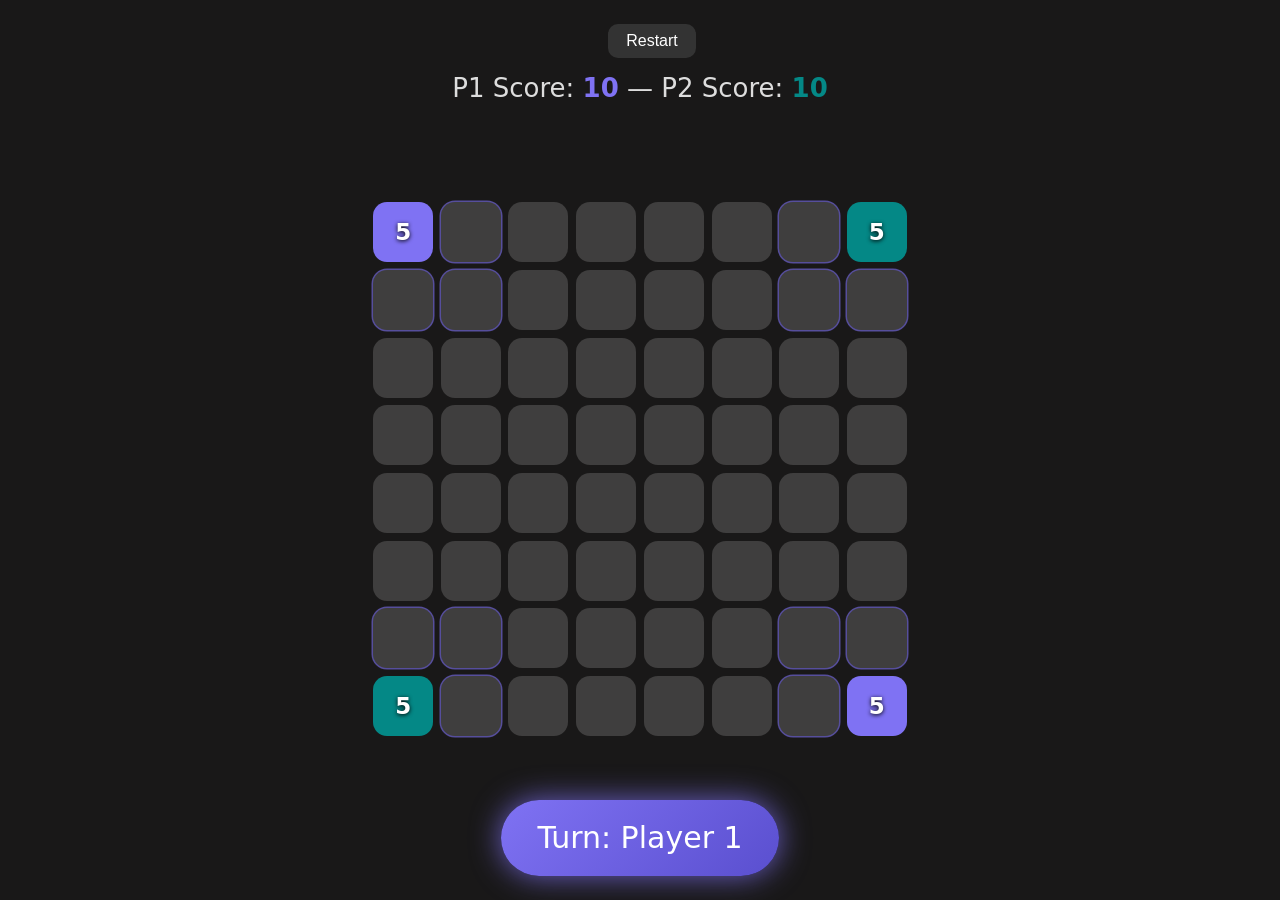
<file: adaptive.html>
<!DOCTYPE html>
<html lang="en">
<meta charset="UTF-8" />
<meta name="viewport" content="width=device-width, initial-scale=1.0" />
<title>Capture the Tiles</title>
<link rel="stylesheet" href="style.css">
<script src="scripts/adaptiveAi.js" defer></script>
</head>
<body>
<div id="topHud">
  <div id="playerThreat"></div>
  <div id="depth-indocator"></div>
  <button id="restartBtn" onclick="location.href='index.html'">Restart</button>
</div>
<div id="aiAggroLive" style="font-size:14px; opacity:0.85;"></div>
<div id="scores">
  P1 Score: <span id="p1score">10</span> —
  P2 Score: <span id="p2score">10</span>
</div>
<div id="aiThinking">
  Thinking
  <span class="loader-dots">
    <span></span><span></span><span></span>
  </span>
</div>
<div id="board"></div>
<div id="turn-container">
  <div id="turn-display" class="player1-turn">Turn: Player 1</div>
</div>
<div id="overlay" onclick="restartGame()">
  <div id="overlayBox" onclick="event.stopPropagation()">
    <h2 id="gameover">Game Over</h2>
    <h3 id="winner"></h3>
  </div>
</div>
</body>
</html>
</file>
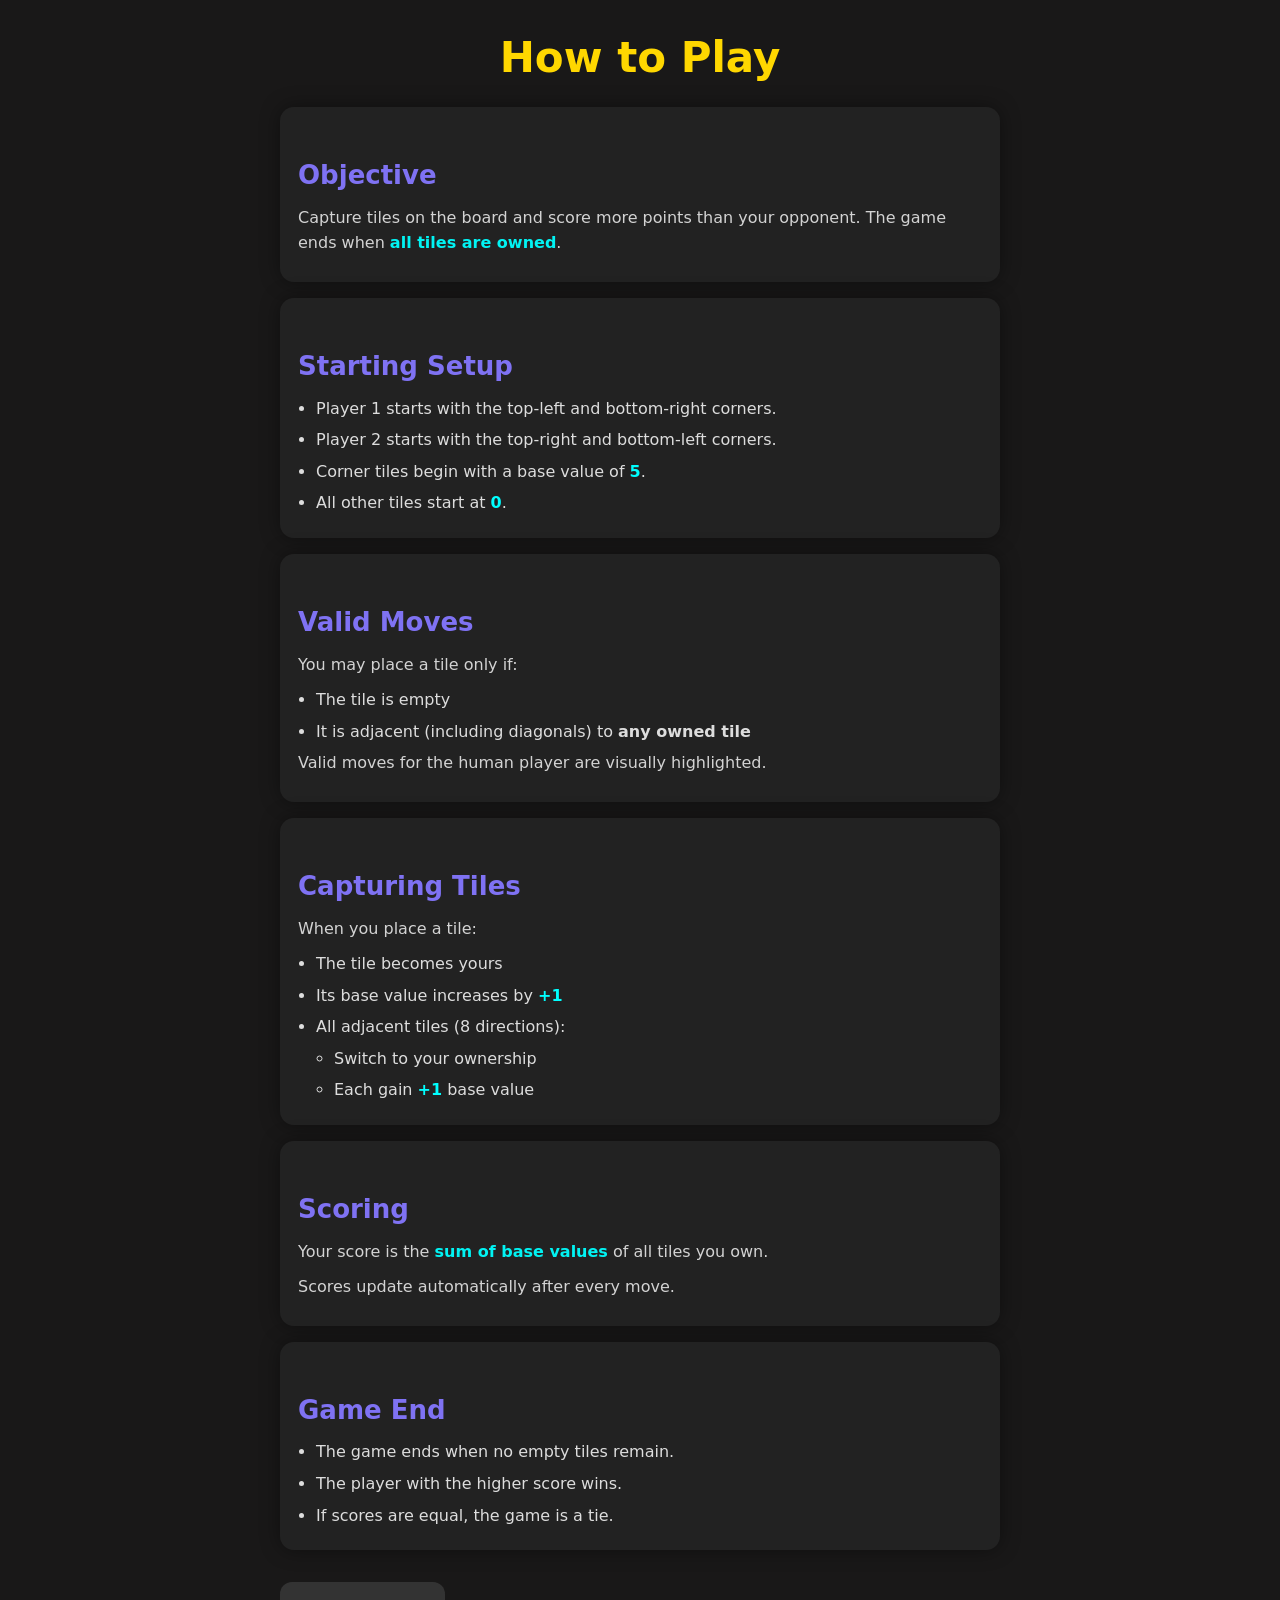
<file: guide.html>
<!DOCTYPE html>
<html lang="en">
<head>
  <meta charset="UTF-8" />
  <meta name="viewport" content="width=device-width, initial-scale=1.0" />
  <title>How to Play — Capture the Tiles</title>
  <link rel="stylesheet" href="style.css">
</head>

<body>
  <main>

    <h1>How to Play</h1>

    <div class="box">
      <h2>Objective</h2>
      <p>
        Capture tiles on the board and score more points than your opponent.
        The game ends when <span class="highlight">all tiles are owned</span>.
      </p>
    </div>

    <div class="box">
      <h2>Starting Setup</h2>
      <ul>
        <li>Player 1 starts with the top-left and bottom-right corners.</li>
        <li>Player 2 starts with the top-right and bottom-left corners.</li>
        <li>Corner tiles begin with a base value of <span class="highlight">5</span>.</li>
        <li>All other tiles start at <span class="highlight">0</span>.</li>
      </ul>
    </div>

    <div class="box">
      <h2>Valid Moves</h2>
      <p>
        You may place a tile only if:
      </p>
      <ul>
        <li>The tile is empty</li>
        <li>It is adjacent (including diagonals) to <strong>any owned tile</strong></li>
      </ul>
      <p>
        Valid moves for the human player are visually highlighted.
      </p>
    </div>

    <div class="box">
      <h2>Capturing Tiles</h2>
      <p>
        When you place a tile:
      </p>
      <ul>
        <li>The tile becomes yours</li>
        <li>Its base value increases by <span class="highlight">+1</span></li>
        <li>
          All adjacent tiles (8 directions):
          <ul>
            <li>Switch to your ownership</li>
            <li>Each gain <span class="highlight">+1</span> base value</li>
          </ul>
        </li>
      </ul>
    </div>

    <div class="box">
      <h2>Scoring</h2>
      <p>
        Your score is the <span class="highlight">sum of base values</span> of all tiles you own.
      </p>
      <p>
        Scores update automatically after every move.
      </p>
    </div>

    <div class="box">
      <h2>Game End</h2>
      <ul>
        <li>The game ends when no empty tiles remain.</li>
        <li>The player with the higher score wins.</li>
        <li>If scores are equal, the game is a tie.</li>
      </ul>
    </div>

    <a class="back-btn" href="index.html">Back to Game</a>

  </main>
</body>
</html>
</file>
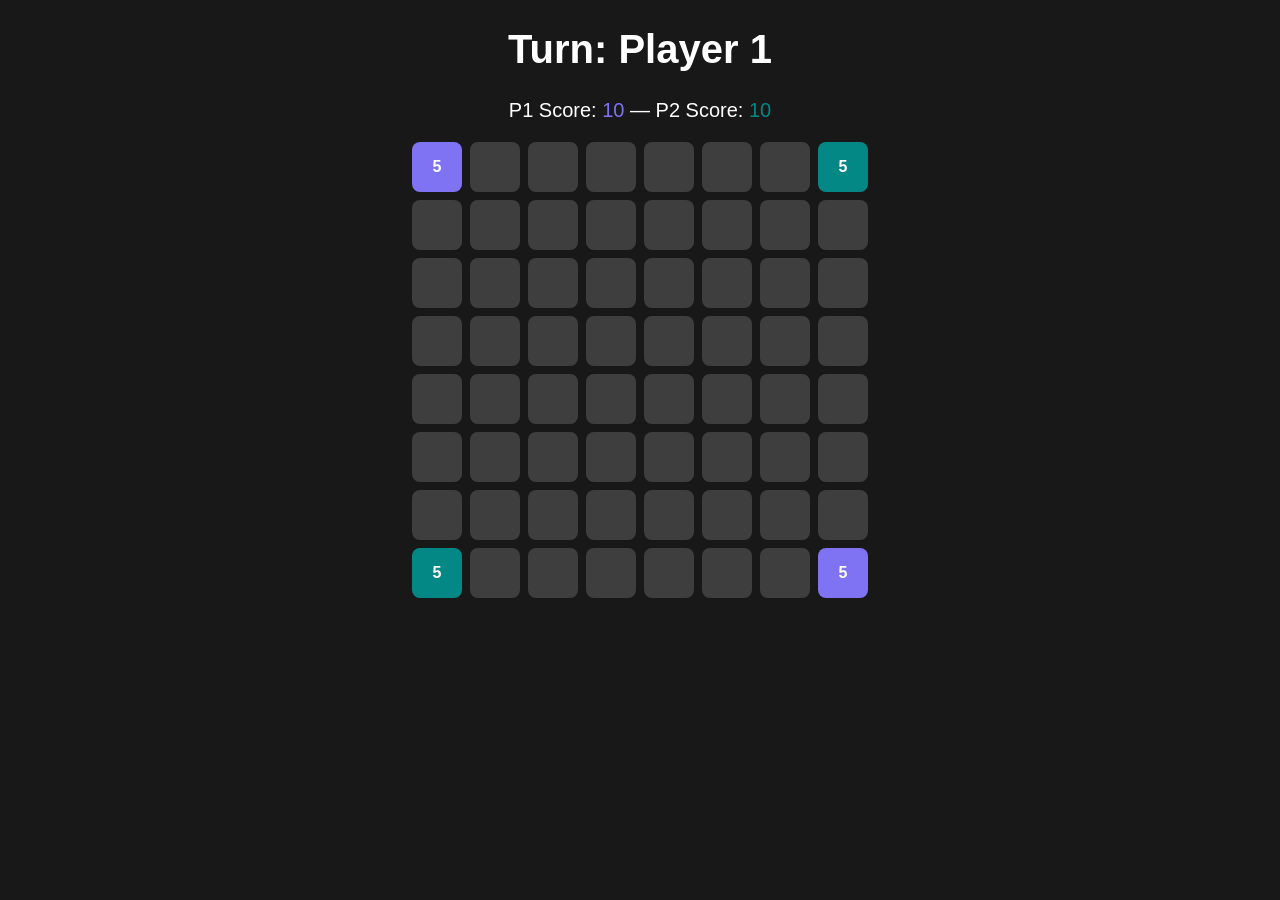
<file: OthellosRevenge.html>
<!DOCTYPE html>
<html lang="en">
<head>
<meta charset="UTF-8" />
<title>Capture the Tiles</title>
<style>
    body {
        font-family: Arial, sans-serif;
        text-align: center;
        text-decoration-color: #ddd;
        background: #191818;
    }
    #info {
        margin: 20px;
        font-size: 20px;
    }
    #board {
        display: grid;
        grid-template-columns: repeat(8, 50px);
        grid-gap: 8px;
        justify-content: center;
        margin: 20px auto;
    }
    .cell {
        width: 50px;
        height: 50px;
        background: #3f3e3e;
        border-radius: 8px;
        display: flex;
        align-items: center;
        justify-content: center;
        font-size: 16px;
        cursor: pointer;
        user-select: none;
    }
    .p1 { background: #7f72f3; }
    .p2 { background: #048886; }
    .base { color: white; font-weight: bold; }
</style>
</head>
<body>

<div id="info" style="color:white;">
    <h1>Turn: <span id="turn">Player 1</span><br></h1>
    P1 Score: <span id="p1score" style="color:#7f72f3;" >0</span> — 
    P2 Score: <span id="p2score" style="color:#048886;">0</span>
</div>

<div id="board"></div>

<h2 id="gameover" style="display:none;">Game Over!</h2>
<h3 id="winner" style="display:none;"></h3>

<script>
/* -----------------------------
   Game Initialization
--------------------------------*/
const SIZE = 8;
const selectionScore = 1;

let turn = 1;
let board = [];

function makeCell(row, col) {
    let base = 0;
    let isCorner =
        (row === 0 && col === 0) ||
        (row === 0 && col === SIZE-1) ||
        (row === SIZE-1 && col === 0) ||
        (row === SIZE-1 && col === SIZE-1);

    if (isCorner) base = 5;

    return {
        row, col,
        owner: null,
        base
    };
}

function initBoard() {
    board = [];
    for (let r = 0; r < SIZE; r++) {
        let row = [];
        for (let c = 0; c < SIZE; c++) {
            row.push(makeCell(r, c));
        }
        board.push(row);
    }

    // Assign corners
    board[0][0].owner = 1;
    board[7][7].owner = 1;
    board[0][7].owner = 2;
    board[7][0].owner = 2;
}

initBoard();

/* -----------------------------
   Rendering
--------------------------------*/
function renderBoard() {
    const boardDiv = document.getElementById("board");
    boardDiv.innerHTML = "";

    for (let r = 0; r < SIZE; r++) {
        for (let c = 0; c < SIZE; c++) {
            let cell = board[r][c];
            let div = document.createElement("div");

            div.className = "cell";
            if (cell.owner === 1) div.classList.add("p1");
            if (cell.owner === 2) div.classList.add("p2");

            if (cell.base > 0) {
                div.innerHTML = `<span class="base">${cell.base}</span>`;
            }

            div.onclick = () => onClickCell(r, c);

            boardDiv.appendChild(div);
        }
    }

    updateScores();
}
renderBoard();

/* -----------------------------
   Game Logic
--------------------------------*/
const neighbors = [
    [-1,-1],[-1,0],[-1,1],
    [0,-1],        [0,1],
    [1,-1],[1,0],[1,1]
];

function isSelectable(cell) {
    if (cell.owner !== null) return false;

    for (const [dr, dc] of neighbors) {
        let nr = cell.row + dr;
        let nc = cell.col + dc;

        if (nr >= 0 && nr < SIZE && nc >= 0 && nc < SIZE) {
            if (board[nr][nc].owner !== null) {
                return true;
            }
        }
    }
    return false;
}

function onClickCell(r, c) {
    let cell = board[r][c];
    if (!isSelectable(cell)) return;

    // Take tapped cell
    cell.owner = turn;
    cell.base += selectionScore;

    // Take neighbors
    for (const [dr, dc] of neighbors) {
        let nr = r + dr, nc = c + dc;
        if (nr >= 0 && nr < SIZE && nc >= 0 && nc < SIZE) {
            if (board[nr][nc].owner !== null) {
                board[nr][nc].owner = turn;
                board[nr][nc].base += 1;
            }
        }
    }

    turn = turn === 1 ? 2 : 1;
    document.getElementById("turn").textContent = `Player ${turn}`;

    renderBoard();

    // Check game end
    if (isGameOver()) {
        showGameOver();
    }
}

function updateScores() {
    let p1 = 0, p2 = 0;

    board.flat().forEach(cell => {
        if (cell.owner === 1) p1 += cell.base;
        if (cell.owner === 2) p2 += cell.base;
    });

    document.getElementById("p1score").textContent = p1;
    document.getElementById("p2score").textContent = p2;
}

function isGameOver() {
    return board.flat().every(c => c.owner !== null);
}

function showGameOver() {
    document.getElementById("gameover").style.display = "block";

    let p1 = parseInt(document.getElementById("p1score").textContent);
    let p2 = parseInt(document.getElementById("p2score").textContent);

    let winnerText = "";
    if (p1 > p2) winnerText = "Winner: Player 1";
    else if (p2 > p1) winnerText = "Winner: Player 2";
    else winnerText = "It's a tie!";

    document.getElementById("winner").textContent = winnerText;
    document.getElementById("winner").style.display = "block";
}
</script>

</body>
</html>
</file>
<file: style.css>
:root {
  --cell-size: 11vw;
  --gap: 2px;
  --max-cell-size: 60px;
  --min-cell-size: 38px;
  --p1-color: #7f72f3;
  --p2-color: #048886;
}
* { margin: 0; padding: 0; box-sizing: border-box; }
html, body {
  height: 100%;
  background: #191818;
  color: #ddd;
  font-family: 'Segoe UI', sans-serif;
  touch-action: manipulation;
}
body {
  display: flex;
  flex-direction: column;
  padding: 20px 10px;
}
/* ---------------- MODE SCREEN ---------------- */
#modeScreen {
  position: absolute;
  inset: 0;
  background: #191818;
  display: flex;
  flex-direction: column;
  justify-content: center;
  align-items: center;
  gap: 30px;
  z-index: 20;
}
.mode-btn {
  padding: 18px 30px;
  font-size: 28px;
  border-radius: 14px;
  background: #333;
  color: white;
  cursor: pointer;
  box-shadow: 0 0 20px rgba(255,255,255,0.1);
  transition: 0.2s;
}
.mode-btn:hover {
  background: #555;
  transform: scale(1.05);
}
#aiDepthContainer {
  margin-top: 10px;
}
/* ---------------- AI THINKING ANIMATION ---------------- */
#aiThinking {
  height: 34px;
  opacity: 0;
  pointer-events: none;
  transition: opacity 0.2s;
  text-align: center;
  font-size: 26px;
  margin-top: 10px;
  color: #0ff;
}
#aiThinking.visible {
  opacity: 1;
  animation: pulseText 1.2s infinite;
}
@keyframes pulseText {
  0% { opacity: 0.2; }
  50% { opacity: 1; }
  100% { opacity: 0.2; }
}
.loader-dots span {
  display: inline-block;
  width: 10px;
  height: 10px;
  margin-left: 5px;
  background: #0ff;
  border-radius: 50%;
  animation: dotBlink 1s infinite ease-in-out;
}
.loader-dots span:nth-child(2){ animation-delay:0.2s; }
.loader-dots span:nth-child(3){ animation-delay:0.4s; }
@keyframes dotBlink {
  0%, 80%, 100% { opacity: 0.2; }
  40% { opacity: 1; }
}
/* ---------------- RESTART BUTTON ---------------- */
#topHud {
  display: flex;
  justify-content: space-between;
  align-items: center;
  max-width: 95vw;
  margin: 0 auto 10px;
  gap: 12px;
}

#restartBtn {
  padding: 8px 18px;
  font-size: 16px;
  border-radius: 10px;
  background: #333;
  color: white;
  cursor: pointer;
  border: none;
}

#restartBtn:hover {
  background: #555;
}

#aiDepthLive {
  font-size: 14px;
  opacity: 0.8;
}

#playerThreat {
  font-size: 14px;
  opacity: 0.8;
}

/* ---------------- BOARD ---------------- */
#scores {
  text-align: center;
  font-size: clamp(18px, 5vw, 26px);
  margin-bottom: 15px;
}
#p1score { color: var(--p1-color); font-weight: bold; }
#p2score { color: var(--p2-color); font-weight: bold; }
#board {
  display: grid;
  grid-template-columns: repeat(8, minmax(0, 1fr));
  grid-auto-rows: 1fr;
  gap: 0.6vw;
  max-width: 95vw;
  max-height: 95vw;
  margin: auto;
  aspect-ratio: 1/1;
}
.cell {
  width: var(--cell-size);
  height: var(--cell-size);
  min-width: var(--min-cell-size);
  min-height: var(--min-cell-size);
  max-width: var(--max-cell-size);
  max-height: var(--max-cell-size);
  background: #3f3e3e;
  border-radius: 14px;
  display: flex;
  align-items: center;
  justify-content: center;
  font-weight: bold;
  font-size: clamp(14px, 3.5vw, 20px);
  user-select: none;
  cursor: pointer;
  transition: transform 0.2s, box-shadow 0.4s;
  position: relative;
}
.cell:active { transform: scale(0.92); }
.p1 { background: var(--p1-color); color: white; }
.p2 { background: var(--p2-color); color: white; }
.base { font-size: 1.15em; text-shadow: 0 1px 4px #000; }

/* Static subtle highlight for valid human moves */
.cell.valid-move {
  box-shadow: 0 0 0 1.5px rgba(127, 114, 243, 0.6);
  cursor: pointer;
}

/* Animated pulse for AI's chosen move */
.cell.ai-move-highlight {
  animation: pulseHighlight 1.5s ease-out;
  z-index: 10;
}

@keyframes pulseHighlight {
  0% {
    box-shadow: 0 0 0 0 rgba(4, 136, 134, 0.7);
  }
  50% {
    box-shadow: 0 0 0 12px rgba(4, 136, 134, 0.4),
    0 0 30px rgba(4, 136, 134, 0.8);
  }
  100% {
    box-shadow: 0 0 0 0 rgba(4, 136, 134, 0);
  }
}

/* ---------------- TURN DISPLAY ---------------- */
#turn-container { margin-top: 30px; text-align: center; }
#turn-display {
  display: inline-block;
  padding: 14px 36px;
  border-radius: 50px;
  font-size: clamp(20px, 6vw, 30px);
  color: white;
  background: #555;
  box-shadow: 0 6px 20px rgba(0,0,0,0.6);
  transition: all 0.4s ease;
}
.player1-turn {
  background: linear-gradient(135deg, var(--p1-color), #5a4fcf) !important;
  box-shadow: 0 0 30px rgba(127,114,243,0.8) !important;
}
.player2-turn {
  background: linear-gradient(135deg, var(--p2-color), #035f5d) !important;
  box-shadow: 0 0 30px rgba(4,136,134,0.8) !important;
}
#overlay {
  position: fixed;
  inset: 0;
  display: none;
  align-items: center;
  justify-content: center;
  background: rgba(0,0,0,0.55);
  z-index: 100;
}

#overlayBox {
  text-align: center;
  padding: 30px 40px;
  border-radius: 18px;
  background: #222;
  box-shadow: 0 0 30px rgba(0,0,0,0.8);
}

#overlayBox h2 {
  font-size: clamp(28px, 8vw, 42px);
  color: #ffd700;
}

#overlayBox h3 {
  margin-top: 10px;
  font-size: clamp(22px, 6vw, 30px);
}

* {
  box-sizing: border-box;
  margin: 0;
  padding: 0;
}

body {
  font-family: "Segoe UI", system-ui, sans-serif;
  background: #191818;
  color: #ddd;
  padding: 24px 16px;
  line-height: 1.6;
}

main {
  max-width: 720px;
  margin: 0 auto;
}

h1 {
  font-size: clamp(28px, 6vw, 42px);
  margin-bottom: 16px;
  text-align: center;
  color: #ffd700;
}

h2 {
  margin-top: 32px;
  margin-bottom: 8px;
  font-size: clamp(20px, 4.5vw, 26px);
  color: #7f72f3;
}

p {
  margin-bottom: 10px;
  opacity: 0.95;
}

ul {
  margin-left: 18px;
  margin-top: 6px;
}

li {
  margin-bottom: 6px;
}

.box {
  background: #222;
  border-radius: 14px;
  padding: 16px 18px;
  margin-top: 16px;
  box-shadow: 0 0 20px rgba(0,0,0,0.4);
}

.highlight {
  color: #0ff;
  font-weight: 600;
}

.back-btn {
  display: inline-block;
  margin-top: 32px;
  padding: 12px 26px;
  border-radius: 12px;
  background: #333;
  color: white;
  text-decoration: none;
  font-size: 16px;
  transition: 0.2s;
}

.back-btn:hover {
  background: #555;
  transform: scale(1.05);
}
</file>
